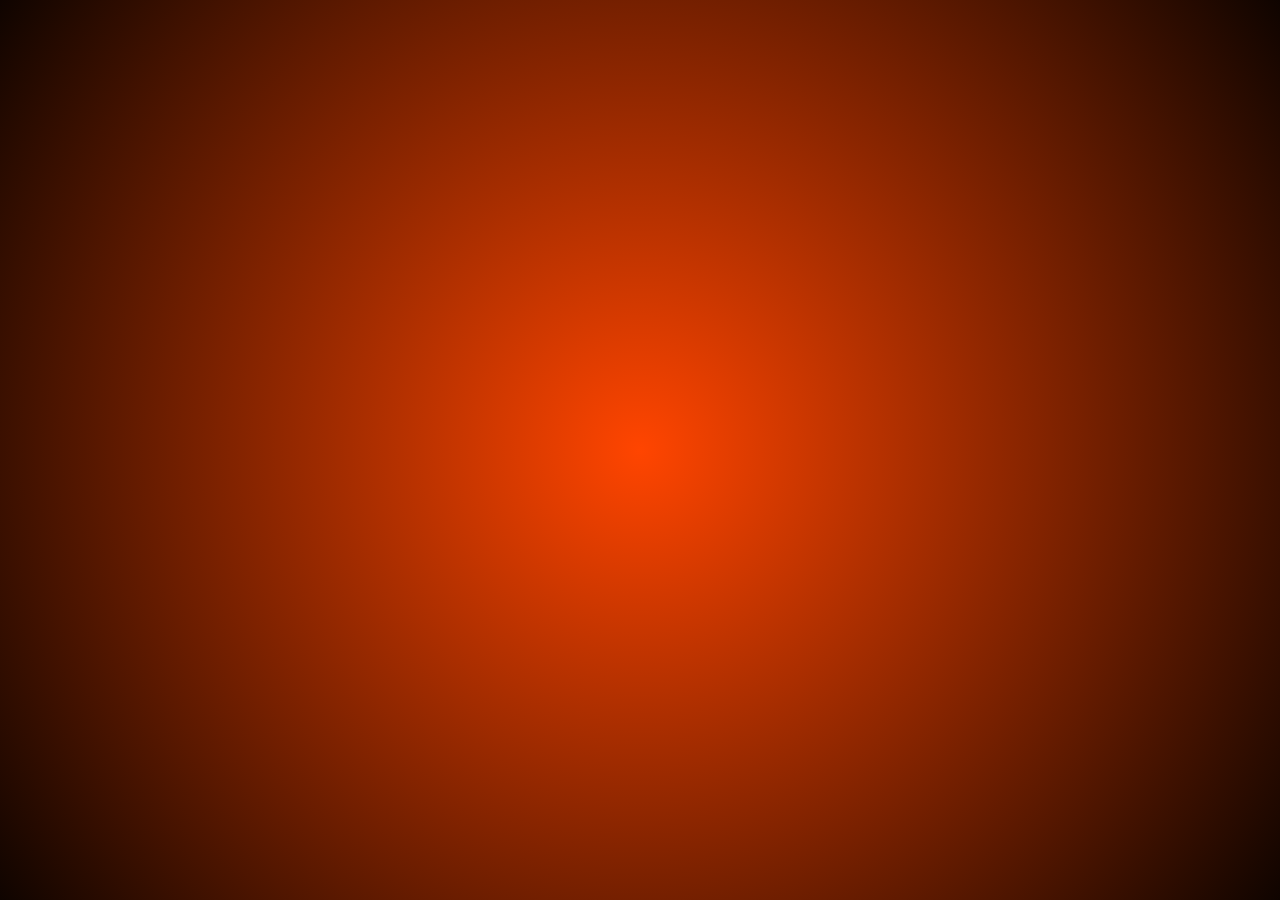
<file: 2.html>
<!DOCTYPE html>
<html lang="en">
<head>
    <meta charset="UTF-8">
    <meta name="viewport" content="width=device-width, initial-scale=1.0">
    <title>Dark Looping Background Animation with Orange Gradient</title>
    <style>
        body, html {
            margin: 0;
            padding: 0;
            width: 100%;
            height: 100%;
            overflow: hidden;
            background-color: #000;
        }
        .background {
            width: 100%;
            height: 100%;
            position: fixed;
            top: 0;
            left: 0;
        }
        .circle {
            fill: url(#gradient);
            stroke: none;
            animation: pulse 4s cubic-bezier(0.5, 0, 0.5, 1) infinite;
        }
        .circle:nth-child(2) {
            animation-delay: -1s;
        }
        .circle:nth-child(3) {
            animation-delay: -2s;
        }
        .circle:nth-child(4) {
            animation-delay: -3s;
        }
        @keyframes pulse {
            0% {
                transform: scale(0.8);
                opacity: 0;
            }
            50% {
                transform: scale(1.2);
                opacity: 0.3;
            }
            100% {
                transform: scale(0.8);
                opacity: 0;
            }
        }
    </style>
</head>
<body>
    <svg class="background" viewBox="0 0 100 100" preserveAspectRatio="xMidYMid slice">
        <defs>
            <radialGradient id="gradient" cx="50%" cy="50%" r="50%" fx="50%" fy="50%">
                <stop offset="0%" style="stop-color:#FF4500;stop-opacity:1" />
                <stop offset="100%" style="stop-color:#000000;stop-opacity:1" />
            </radialGradient>
        </defs>
        <circle class="circle" cx="50" cy="50" r="20" />
        <circle class="circle" cx="50" cy="50" r="35" />
        <circle class="circle" cx="50" cy="50" r="50" />
        <circle class="circle" cx="50" cy="50" r="65" />
    </svg>
</body>
</html>
</file>
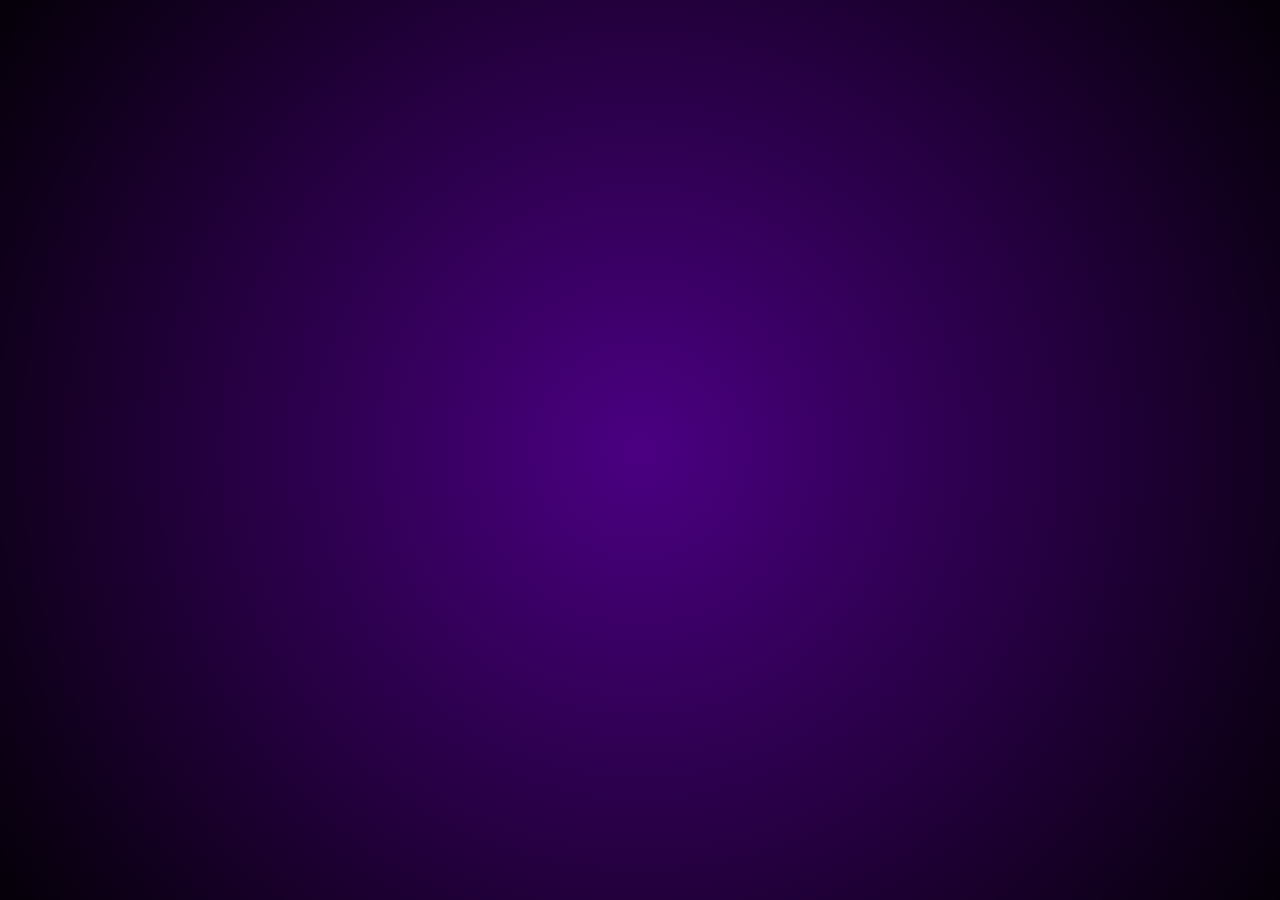
<file: 3.html>
<!DOCTYPE html>
<html lang="en">
<head>
    <meta charset="UTF-8">
    <meta name="viewport" content="width=device-width, initial-scale=1.0">
    <title>Dark Looping Background Animation with Gradient</title>
    <style>
        body, html {
            margin: 0;
            padding: 0;
            width: 100%;
            height: 100%;
            overflow: hidden;
            background-color: #000;
        }
        .background {
            width: 100%;
            height: 100%;
            position: fixed;
            top: 0;
            left: 0;
        }
        .circle {
            fill: url(#gradient);
            stroke: none;
            animation: pulse 4s cubic-bezier(0.5, 0, 0.5, 1) infinite;
        }
        .circle:nth-child(2) {
            animation-delay: -1s;
        }
        .circle:nth-child(3) {
            animation-delay: -2s;
        }
        .circle:nth-child(4) {
            animation-delay: -3s;
        }
        @keyframes pulse {
            0% {
                transform: scale(0.8);
                opacity: 0;
            }
            50% {
                transform: scale(1.2);
                opacity: 0.3;
            }
            100% {
                transform: scale(0.8);
                opacity: 0;
            }
        }
    </style>
</head>
<body>
    <svg class="background" viewBox="0 0 100 100" preserveAspectRatio="xMidYMid slice">
        <defs>
            <radialGradient id="gradient" cx="50%" cy="50%" r="50%" fx="50%" fy="50%">
                <stop offset="0%" style="stop-color:#4B0082;stop-opacity:1" />
                <stop offset="100%" style="stop-color:#000000;stop-opacity:1" />
            </radialGradient>
        </defs>
        <circle class="circle" cx="50" cy="50" r="20" />
        <circle class="circle" cx="50" cy="50" r="35" />
        <circle class="circle" cx="50" cy="50" r="50" />
        <circle class="circle" cx="50" cy="50" r="65" />
    </svg>
</body>
</html>
</file>
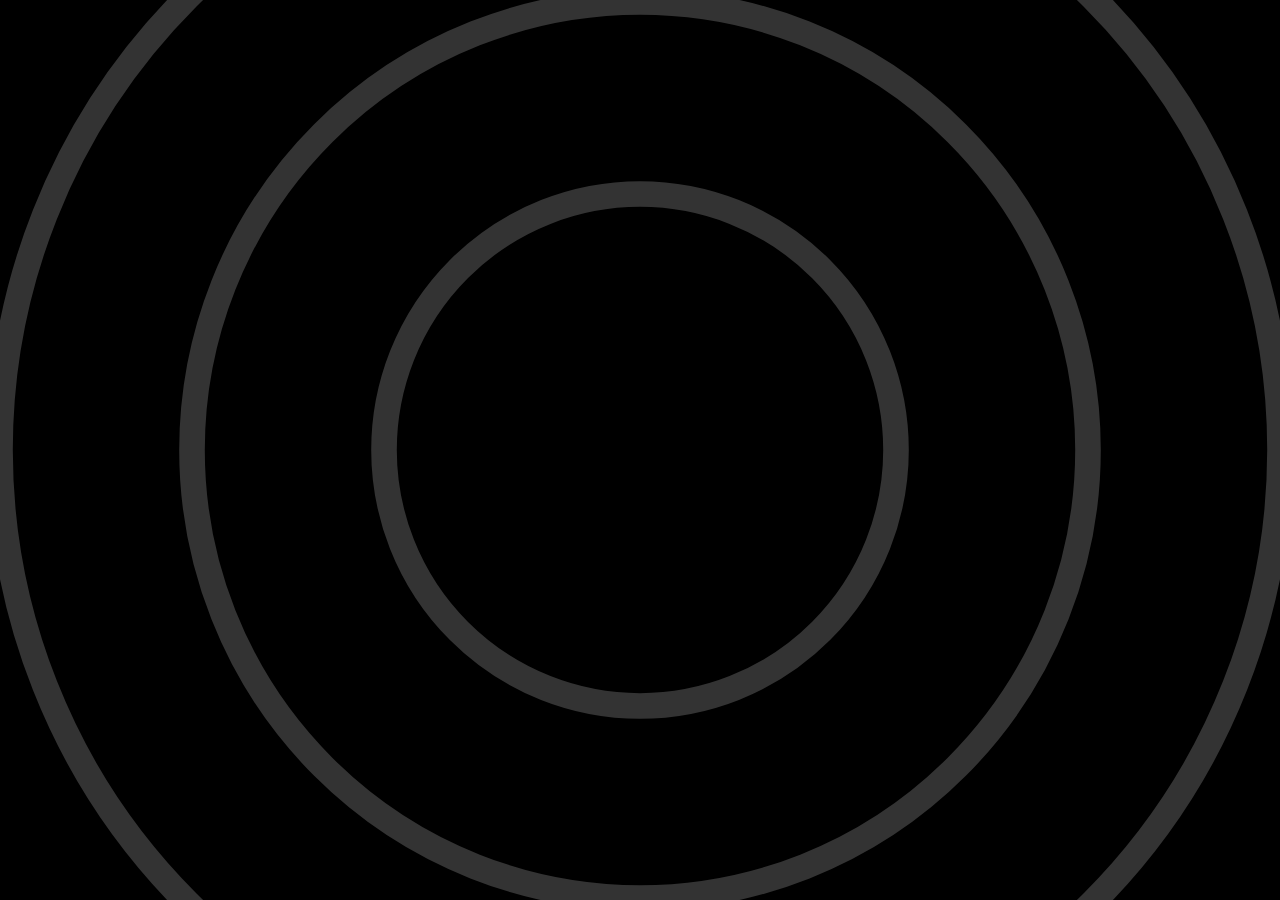
<file: 4.html>
<!DOCTYPE html>
<html lang="en">
<head>
    <meta charset="UTF-8">
    <meta name="viewport" content="width=device-width, initial-scale=1.0">
    <title>Dark Looping Background Animation</title>
    <style>
        body, html {
            margin: 0;
            padding: 0;
            width: 100%;
            height: 100%;
            overflow: hidden;
            background-color: #000;
        }
        .background {
            width: 100%;
            height: 100%;
            position: fixed;
            top: 0;
            left: 0;
        }
        .circle {
            fill: none;
            stroke: #333;
            stroke-width: 2;
            animation: pulse 4s cubic-bezier(0.5, 0, 0.5, 1) infinite;
        }
        .circle:nth-child(2) {
            animation-delay: -1s;
        }
        .circle:nth-child(3) {
            animation-delay: -2s;
        }
        .circle:nth-child(4) {
            animation-delay: -3s;
        }
        @keyframes pulse {
            0% {
                transform: scale(0.8);
                opacity: 0;
            }
            50% {
                transform: scale(1.2);
                opacity: 0.3;
            }
            100% {
                transform: scale(0.8);
                opacity: 0;
            }
        }
    </style>
</head>
<body>
    <svg class="background" viewBox="0 0 100 100" preserveAspectRatio="xMidYMid slice">
        <circle class="circle" cx="50" cy="50" r="20" />
        <circle class="circle" cx="50" cy="50" r="35" />
        <circle class="circle" cx="50" cy="50" r="50" />
        <circle class="circle" cx="50" cy="50" r="65" />
    </svg>
</body>
</html>
</file>
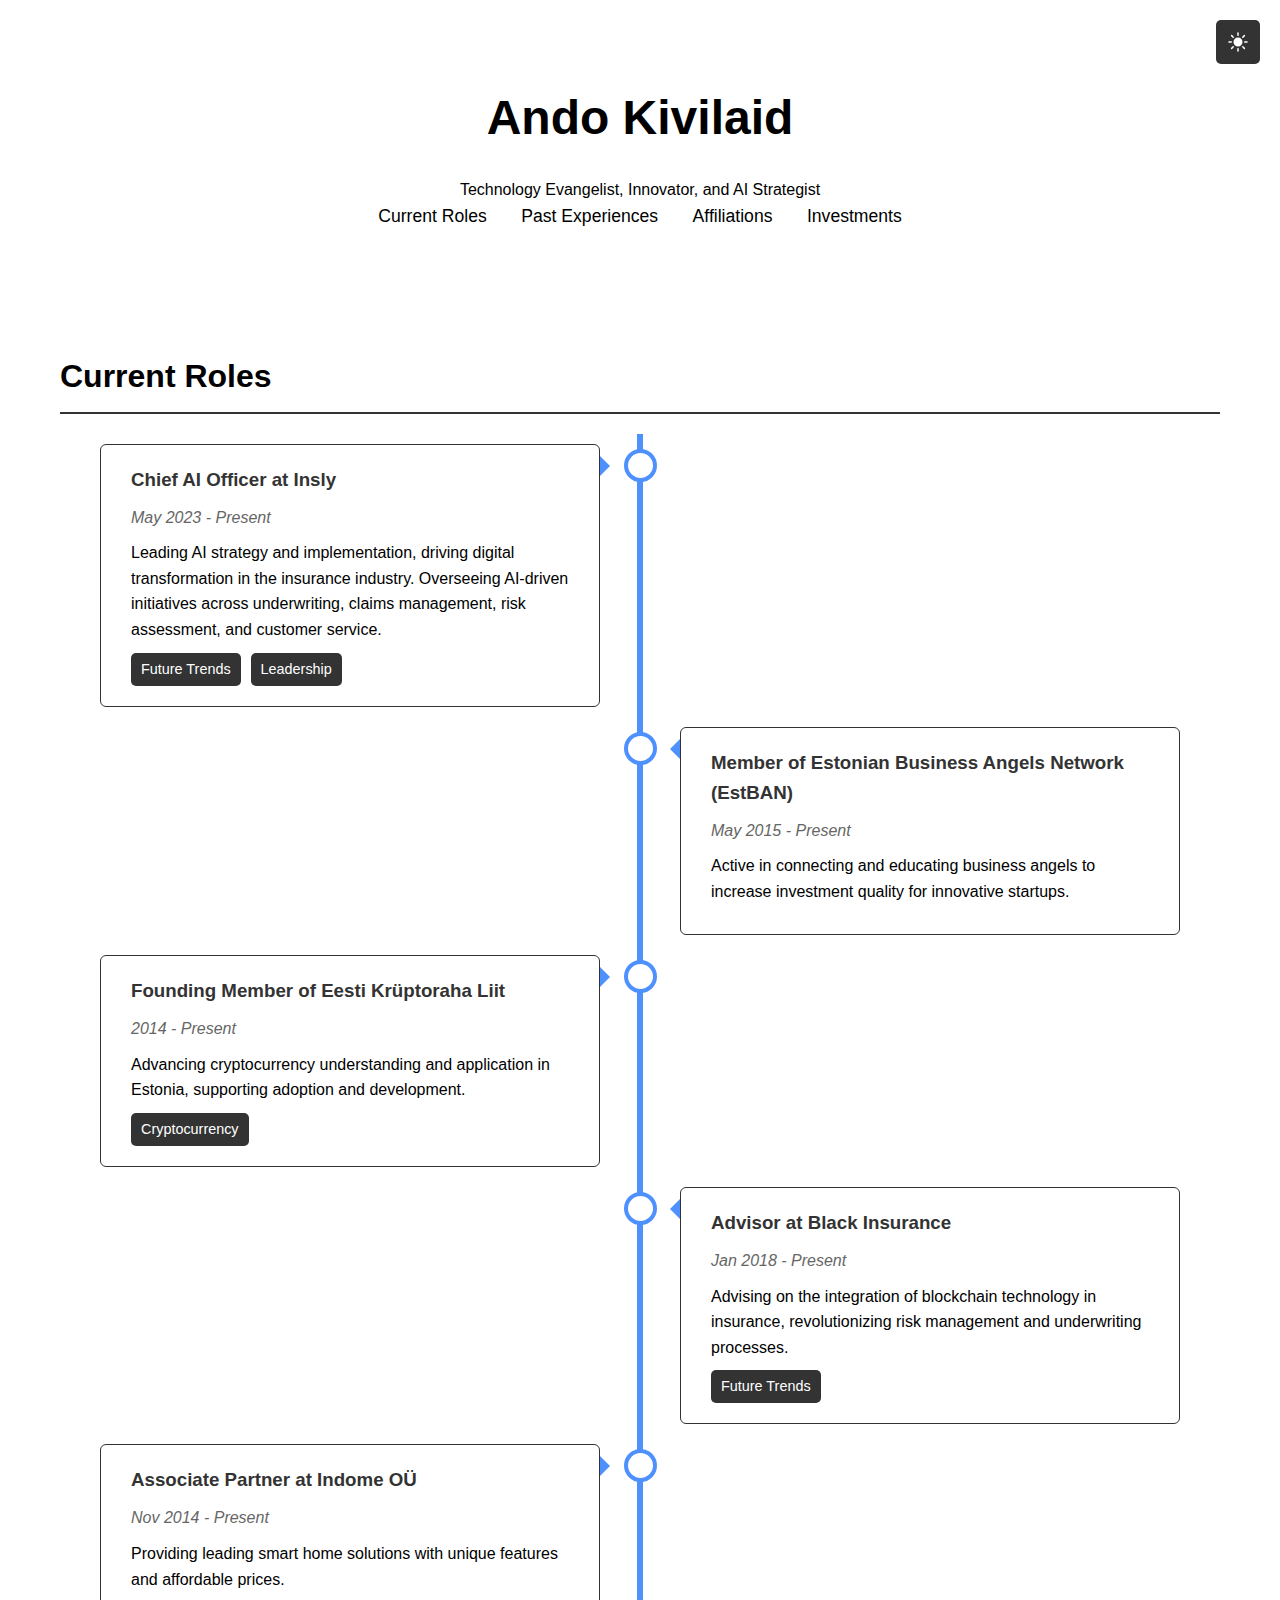
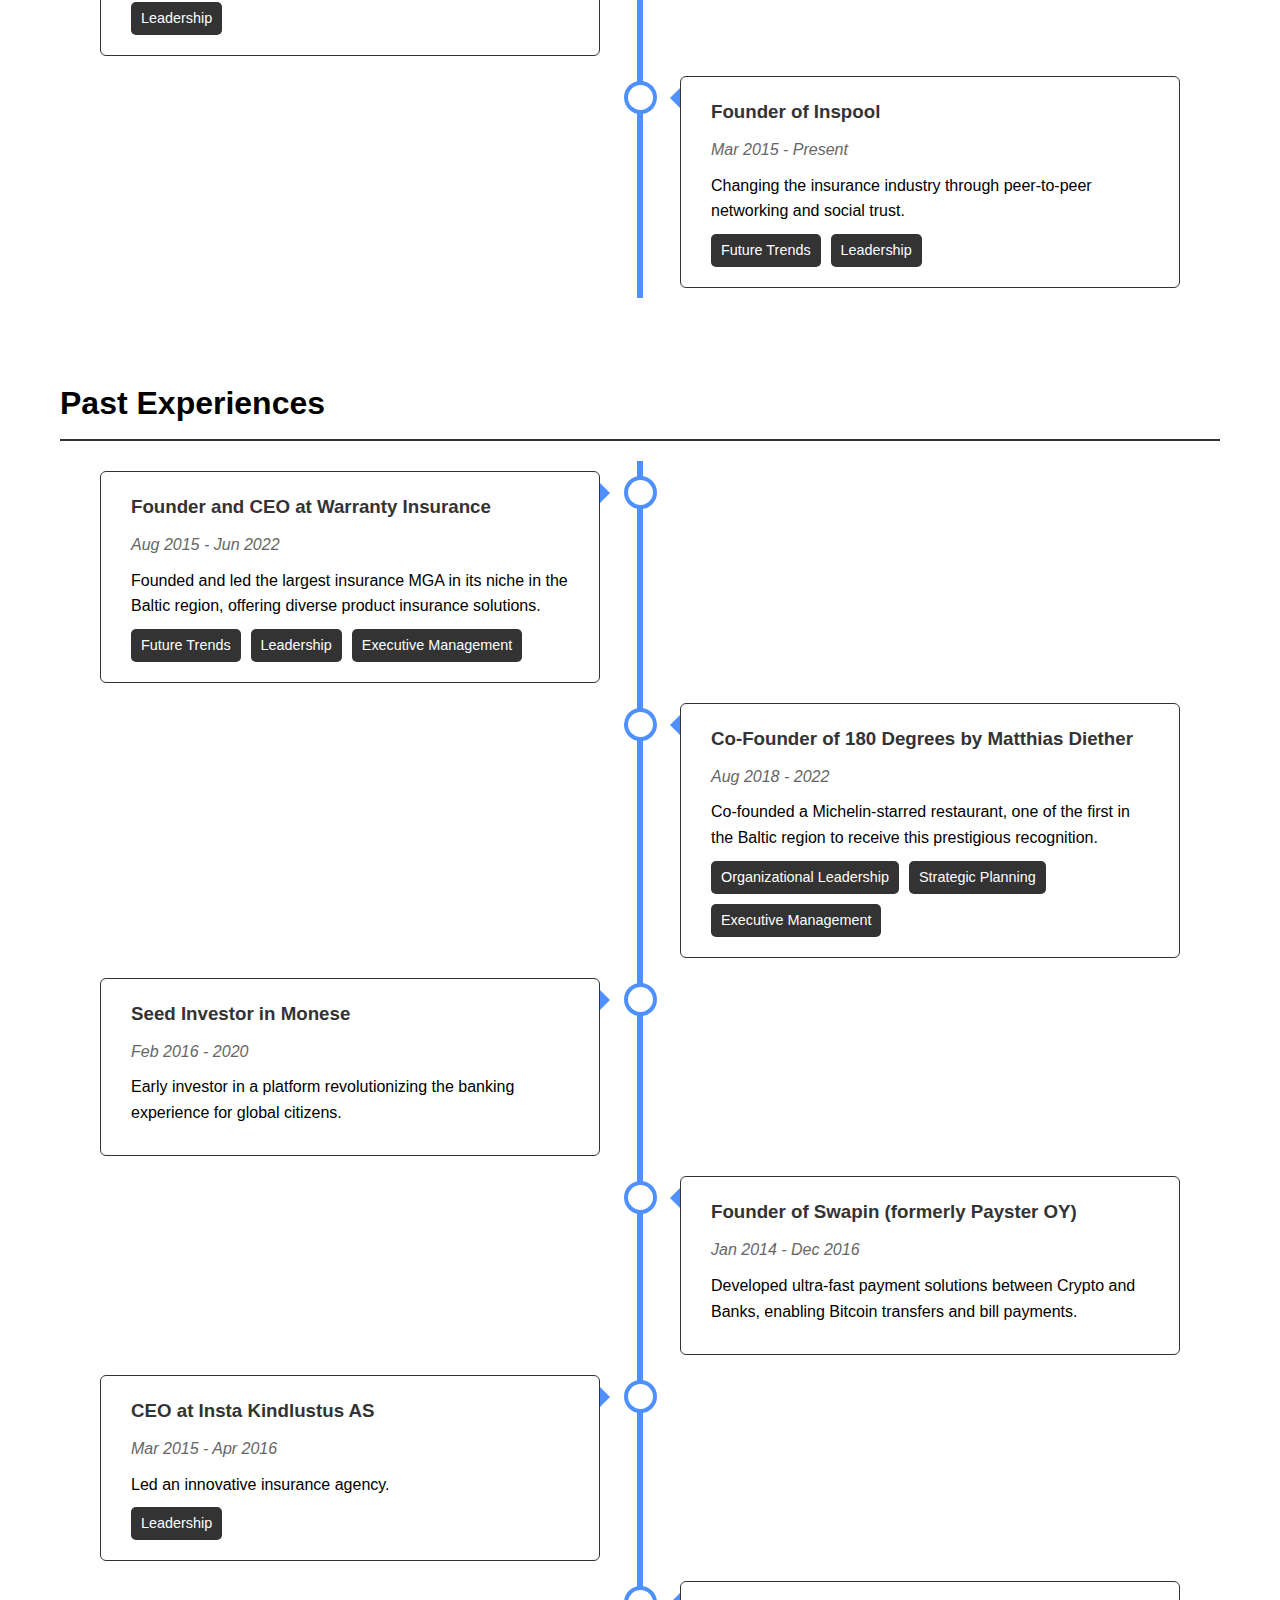
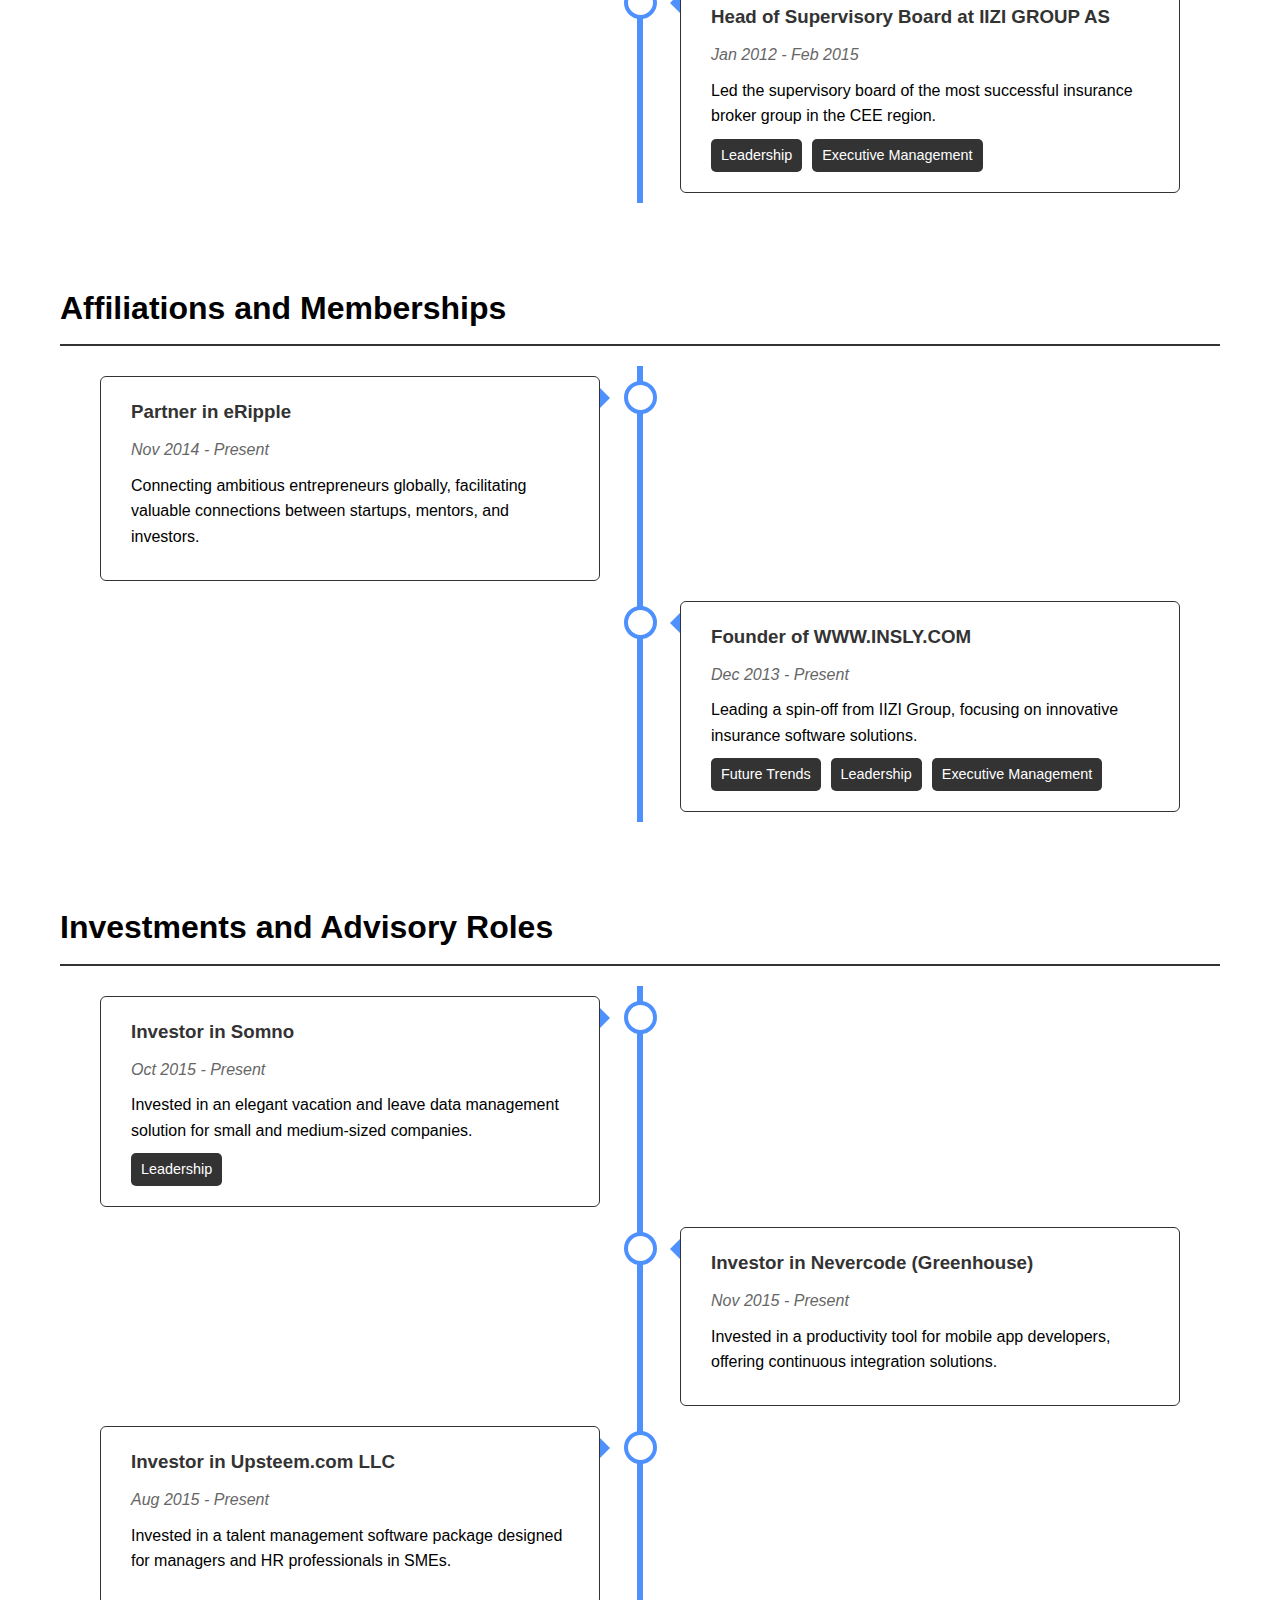
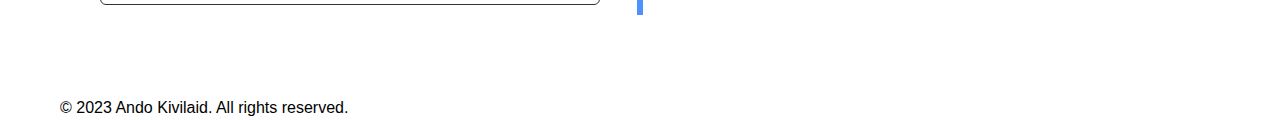
<file: andokivilaid.html>
<html><head><base href="https://websim.ai" /><title>Ando Kivilaid - Comprehensive Professional Journey</title>
    <style>
        :root {
            --bg-color: #ffffff;
            --text-color: #000000;
            --accent-color: #333333;
            --hover-color: #666666;
            --timeline-color: #4d90fe;
        }
    
        .dark-mode {
            --bg-color: #000000;
            --text-color: #ffffff;
            --accent-color: #cccccc;
            --hover-color: #999999;
            --timeline-color: #6fa8dc;
        }
    
        * {
            margin: 0;
            padding: 0;
            box-sizing: border-box;
        }
    
        body {
            font-family: 'Helvetica Neue', Arial, sans-serif;
            background-color: var(--bg-color);
            color: var(--text-color);
            line-height: 1.6;
            transition: background-color 0.3s, color 0.3s;
        }
    
        .container {
            max-width: 1200px;
            margin: 0 auto;
            padding: 0 20px;
        }
    
        header {
            padding: 80px 0;
            text-align: center;
        }
    
        h1 {
            font-size: 3em;
            margin-bottom: 20px;
        }
    
        nav {
            margin-bottom: 40px;
        }
    
        nav a {
            color: var(--text-color);
            text-decoration: none;
            margin: 0 15px;
            font-size: 1.1em;
            transition: color 0.3s;
        }
    
        nav a:hover {
            color: var(--hover-color);
        }
    
        section {
            margin-bottom: 80px;
        }
    
        h2 {
            font-size: 2em;
            margin-bottom: 20px;
            border-bottom: 2px solid var(--accent-color);
            padding-bottom: 10px;
        }
    
        .timeline {
            position: relative;
            max-width: 1200px;
            margin: 0 auto;
        }
    
        .timeline::after {
            content: '';
            position: absolute;
            width: 6px;
            background-color: var(--timeline-color);
            top: 0;
            bottom: 0;
            left: 50%;
            margin-left: -3px;
        }
    
        .timeline-item {
            padding: 10px 40px;
            position: relative;
            background-color: inherit;
            width: 50%;
        }
    
        .timeline-item::after {
            content: '';
            position: absolute;
            width: 25px;
            height: 25px;
            right: -17px;
            background-color: var(--bg-color);
            border: 4px solid var(--timeline-color);
            top: 15px;
            border-radius: 50%;
            z-index: 1;
        }
    
        .left {
            left: 0;
        }
    
        .right {
            left: 50%;
        }
    
        .left::before {
            content: " ";
            height: 0;
            position: absolute;
            top: 22px;
            width: 0;
            z-index: 1;
            right: 30px;
            border: medium solid var(--timeline-color);
            border-width: 10px 0 10px 10px;
            border-color: transparent transparent transparent var(--timeline-color);
        }
    
        .right::before {
            content: " ";
            height: 0;
            position: absolute;
            top: 22px;
            width: 0;
            z-index: 1;
            left: 30px;
            border: medium solid var(--timeline-color);
            border-width: 10px 10px 10px 0;
            border-color: transparent var(--timeline-color) transparent transparent;
        }
    
        .right::after {
            left: -16px;
        }
    
        .content {
            padding: 20px 30px;
            background-color: var(--bg-color);
            position: relative;
            border-radius: 6px;
            border: 1px solid var(--accent-color);
        }
    
        .content h3 {
            margin-bottom: 10px;
            color: var(--accent-color);
        }
    
        .content p {
            margin-bottom: 10px;
        }
    
        .content .date {
            font-style: italic;
            color: var(--hover-color);
        }
    
        .skills {
            display: flex;
            flex-wrap: wrap;
            gap: 10px;
            margin-top: 10px;
        }
    
        .skill {
            background-color: var(--accent-color);
            color: var(--bg-color);
            padding: 5px 10px;
            border-radius: 5px;
            font-size: 0.9em;
        }
    
        #mode-toggle {
            position: fixed;
            top: 20px;
            right: 20px;
            background-color: var(--accent-color);
            color: var(--bg-color);
            border: none;
            padding: 10px;
            cursor: pointer;
            border-radius: 5px;
            transition: background-color 0.3s;
        }
    
        #mode-toggle:hover {
            background-color: var(--hover-color);
        }
    
        #mode-toggle svg {
            width: 24px;
            height: 24px;
            fill: var(--bg-color);
        }
    </style>
    </head>
    <body>
        <button id="mode-toggle">
            <svg xmlns="http://www.w3.org/2000/svg" viewBox="0 0 24 24" class="sun">
                <path d="M12 2.25a.75.75 0 01.75.75v2.25a.75.75 0 01-1.5 0V3a.75.75 0 01.75-.75zM7.5 12a4.5 4.5 0 119 0 4.5 4.5 0 01-9 0zM18.894 6.166a.75.75 0 00-1.06-1.06l-1.591 1.59a.75.75 0 101.06 1.061l1.591-1.59zM21.75 12a.75.75 0 01-.75.75h-2.25a.75.75 0 010-1.5H21a.75.75 0 01.75.75zM17.834 18.894a.75.75 0 001.06-1.06l-1.59-1.591a.75.75 0 10-1.061 1.06l1.59 1.591zM12 18a.75.75 0 01.75.75V21a.75.75 0 01-1.5 0v-2.25A.75.75 0 0112 18zM7.758 17.303a.75.75 0 00-1.061-1.06l-1.591 1.59a.75.75 0 001.06 1.061l1.591-1.59zM6 12a.75.75 0 01-.75.75H3a.75.75 0 010-1.5h2.25A.75.75 0 016 12zM6.697 7.757a.75.75 0 001.06-1.06l-1.59-1.591a.75.75 0 00-1.061 1.06l1.59 1.591z" />
            </svg>
            <svg xmlns="http://www.w3.org/2000/svg" viewBox="0 0 24 24" class="moon" style="display:none;">
                <path d="M9.528 1.718a.75.75 0 01.162.819A8.97 8.97 0 009 6a9 9 0 009 9 8.97 8.97 0 003.463-.69.75.75 0 01.981.98 10.503 10.503 0 01-9.694 6.46c-5.799 0-10.5-4.701-10.5-10.5 0-4.368 2.667-8.112 6.46-9.694a.75.75 0 01.818.162z" />
            </svg>
        </button>
    
        <div class="container">
            <header>
                <h1>Ando Kivilaid</h1>
                <p>Technology Evangelist, Innovator, and AI Strategist</p>
                <nav>
                    <a href="#current-roles">Current Roles</a>
                    <a href="#past-experiences">Past Experiences</a>
                    <a href="#affiliations">Affiliations</a>
                    <a href="#investments">Investments</a>
                </nav>
            </header>
    
            <main>
                <section id="current-roles">
                    <h2>Current Roles</h2>
                    <div class="timeline">
                        <div class="timeline-item left">
                            <div class="content">
                                <h3>Chief AI Officer at Insly</h3>
                                <p class="date">May 2023 - Present</p>
                                <p>Leading AI strategy and implementation, driving digital transformation in the insurance industry. Overseeing AI-driven initiatives across underwriting, claims management, risk assessment, and customer service.</p>
                                <div class="skills">
                                    <span class="skill">Future Trends</span>
                                    <span class="skill">Leadership</span>
                                </div>
                            </div>
                        </div>
                        <div class="timeline-item right">
                            <div class="content">
                                <h3>Member of Estonian Business Angels Network (EstBAN)</h3>
                                <p class="date">May 2015 - Present</p>
                                <p>Active in connecting and educating business angels to increase investment quality for innovative startups.</p>
                            </div>
                        </div>
                        <div class="timeline-item left">
                            <div class="content">
                                <h3>Founding Member of Eesti Krüptoraha Liit</h3>
                                <p class="date">2014 - Present</p>
                                <p>Advancing cryptocurrency understanding and application in Estonia, supporting adoption and development.</p>
                                <div class="skills">
                                    <span class="skill">Cryptocurrency</span>
                                </div>
                            </div>
                        </div>
                        <div class="timeline-item right">
                            <div class="content">
                                <h3>Advisor at Black Insurance</h3>
                                <p class="date">Jan 2018 - Present</p>
                                <p>Advising on the integration of blockchain technology in insurance, revolutionizing risk management and underwriting processes.</p>
                                <div class="skills">
                                    <span class="skill">Future Trends</span>
                                </div>
                            </div>
                        </div>
                        <div class="timeline-item left">
                            <div class="content">
                                <h3>Associate Partner at Indome OÜ</h3>
                                <p class="date">Nov 2014 - Present</p>
                                <p>Providing leading smart home solutions with unique features and affordable prices.</p>
                                <div class="skills">
                                    <span class="skill">Leadership</span>
                                </div>
                            </div>
                        </div>
                        <div class="timeline-item right">
                            <div class="content">
                                <h3>Founder of Inspool</h3>
                                <p class="date">Mar 2015 - Present</p>
                                <p>Changing the insurance industry through peer-to-peer networking and social trust.</p>
                                <div class="skills">
                                    <span class="skill">Future Trends</span>
                                    <span class="skill">Leadership</span>
                                </div>
                            </div>
                        </div>
                    </div>
                </section>
    
                <section id="past-experiences">
                    <h2>Past Experiences</h2>
                    <div class="timeline">
                        <div class="timeline-item left">
                            <div class="content">
                                <h3>Founder and CEO at Warranty Insurance</h3>
                                <p class="date">Aug 2015 - Jun 2022</p>
                                <p>Founded and led the largest insurance MGA in its niche in the Baltic region, offering diverse product insurance solutions.</p>
                                <div class="skills">
                                    <span class="skill">Future Trends</span>
                                    <span class="skill">Leadership</span>
                                    <span class="skill">Executive Management</span>
                                </div>
                            </div>
                        </div>
                        <div class="timeline-item right">
                            <div class="content">
                                <h3>Co-Founder of 180 Degrees by Matthias Diether</h3>
                                <p class="date">Aug 2018 - 2022</p>
                                <p>Co-founded a Michelin-starred restaurant, one of the first in the Baltic region to receive this prestigious recognition.</p>
                                <div class="skills">
                                    <span class="skill">Organizational Leadership</span>
                                    <span class="skill">Strategic Planning</span>
                                    <span class="skill">Executive Management</span>
                                </div>
                            </div>
                        </div>
                        <div class="timeline-item left">
                            <div class="content">
                                <h3>Seed Investor in Monese</h3>
                                <p class="date">Feb 2016 - 2020</p>
                                <p>Early investor in a platform revolutionizing the banking experience for global citizens.</p>
                            </div>
                        </div>
                        <div class="timeline-item right">
                            <div class="content">
                                <h3>Founder of Swapin (formerly Payster OY)</h3>
                                <p class="date">Jan 2014 - Dec 2016</p>
                                <p>Developed ultra-fast payment solutions between Crypto and Banks, enabling Bitcoin transfers and bill payments.</p>
                            </div>
                        </div>
                        <div class="timeline-item left">
                            <div class="content">
                                <h3>CEO at Insta Kindlustus AS</h3>
                                <p class="date">Mar 2015 - Apr 2016</p>
                                <p>Led an innovative insurance agency.</p>
                                <div class="skills">
                                    <span class="skill">Leadership</span>
                                </div>
                            </div>
                        </div>
                        <div class="timeline-item right">
                            <div class="content">
                                <h3>Head of Supervisory Board at IIZI GROUP AS</h3>
                                <p class="date">Jan 2012 - Feb 2015</p>
                                <p>Led the supervisory board of the most successful insurance broker group in the CEE region.</p>
                                <div class="skills">
                                    <span class="skill">Leadership</span>
                                    <span class="skill">Executive Management</span>
                                </div>
                            </div>
                        </div>
                    </div>
                </section>
    
                <section id="affiliations">
                    <h2>Affiliations and Memberships</h2>
                    <div class="timeline">
                        <div class="timeline-item left">
                            <div class="content">
                                <h3>Partner in eRipple</h3>
                                <p class="date">Nov 2014 - Present</p>
                                <p>Connecting ambitious entrepreneurs globally, facilitating valuable connections between startups, mentors, and investors.</p>
                            </div>
                        </div>
                        <div class="timeline-item right">
                            <div class="content">
                                <h3>Founder of WWW.INSLY.COM</h3>
                                <p class="date">Dec 2013 - Present</p>
                                <p>Leading a spin-off from IIZI Group, focusing on innovative insurance software solutions.</p>
                                <div class="skills">
                                    <span class="skill">Future Trends</span>
                                    <span class="skill">Leadership</span>
                                    <span class="skill">Executive Management</span>
                                </div>
                            </div>
                        </div>
                    </div>
                </section>
    
                <section id="investments">
                    <h2>Investments and Advisory Roles</h2>
                    <div class="timeline">
                        <div class="timeline-item left">
                            <div class="content">
                                <h3>Investor in Somno</h3>
                                <p class="date">Oct 2015 - Present</p>
                                <p>Invested in an elegant vacation and leave data management solution for small and medium-sized companies.</p>
                                <div class="skills">
                                    <span class="skill">Leadership</span>
                                </div>
                            </div>
                        </div>
                        <div class="timeline-item right">
                            <div class="content">
                                <h3>Investor in Nevercode (Greenhouse)</h3>
                                <p class="date">Nov 2015 - Present</p>
                                <p>Invested in a productivity tool for mobile app developers, offering continuous integration solutions.</p>
                            </div>
                        </div>
                        <div class="timeline-item left">
                            <div class="content">
                                <h3>Investor in Upsteem.com LLC</h3>
                                <p class="date">Aug 2015 - Present</p>
                                <p>Invested in a talent management software package designed for managers and HR professionals in SMEs.</p>
                            </div>
                        </div>
                    </div>
                </section>
            </main>
    
            <footer>
                <p>&copy; 2023 Ando Kivilaid. All rights reserved.</p>
            </footer>
        </div>
    
        <script>
            const modeToggle = document.getElementById('mode-toggle');
            const body = document.body;
            const sunIcon = document.querySelector('.sun');
            const moonIcon = document.querySelector('.moon');
    
            modeToggle.addEventListener('click', () => {
                body.classList.toggle('dark-mode');
                if (body.classList.contains('dark-mode')) {
                    sunIcon.style.display = 'none';
                    moonIcon.style.display = 'block';
                } else {
                    sunIcon.style.display = 'block';
                    moonIcon.style.display = 'none';
                }
            });
        </script>
    </body></html>
</file>
